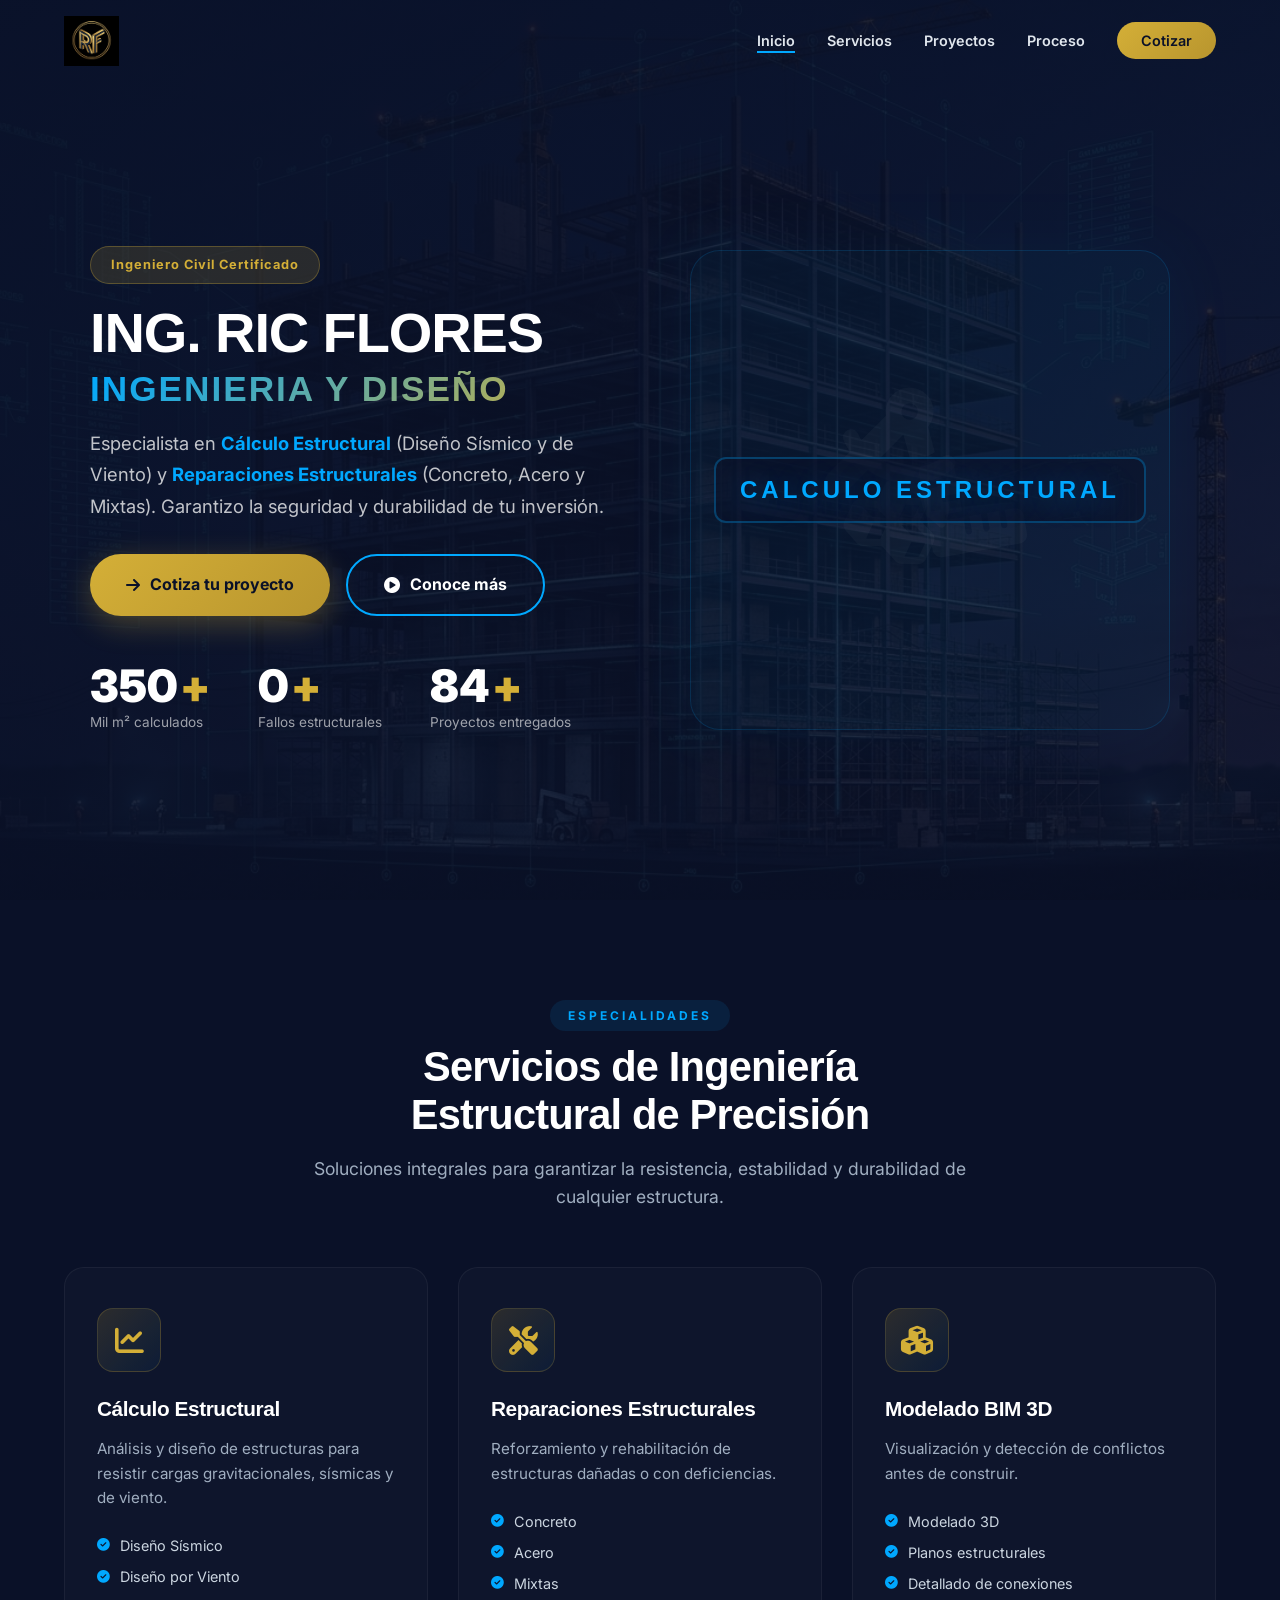
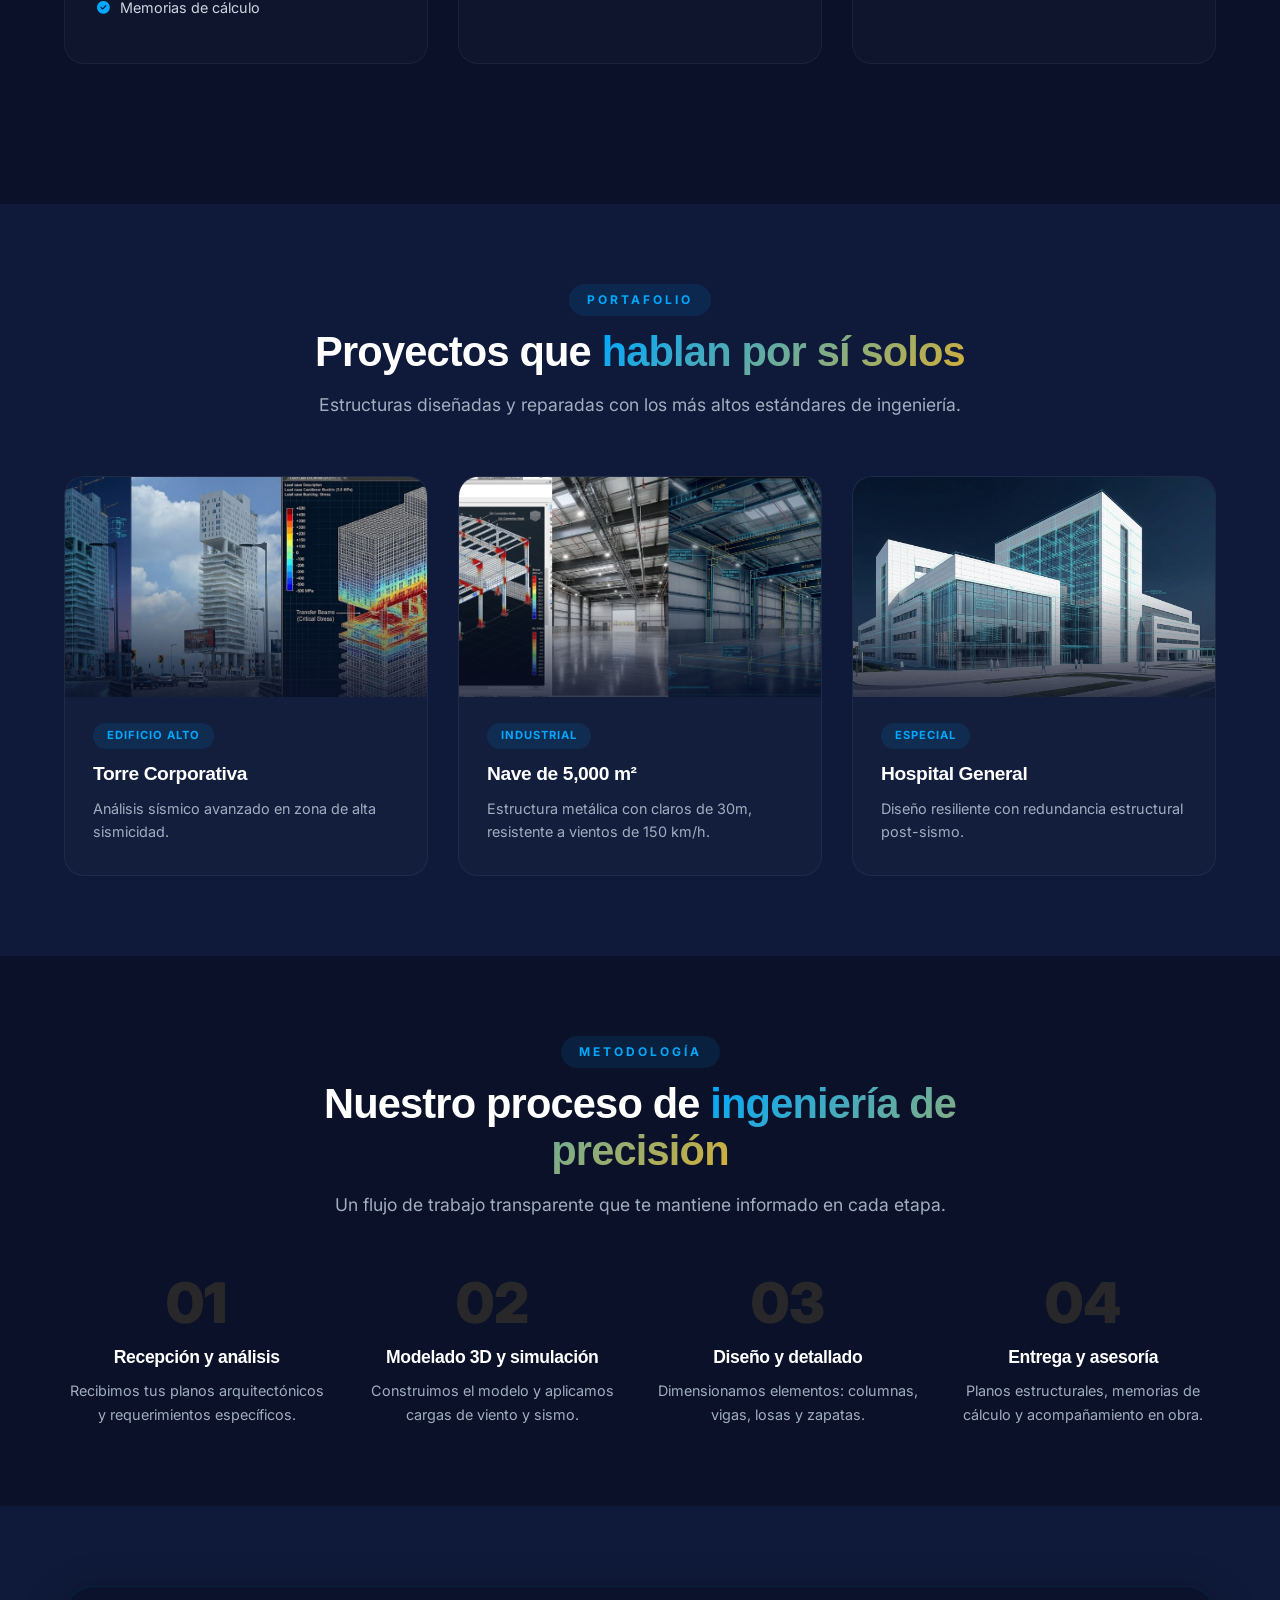
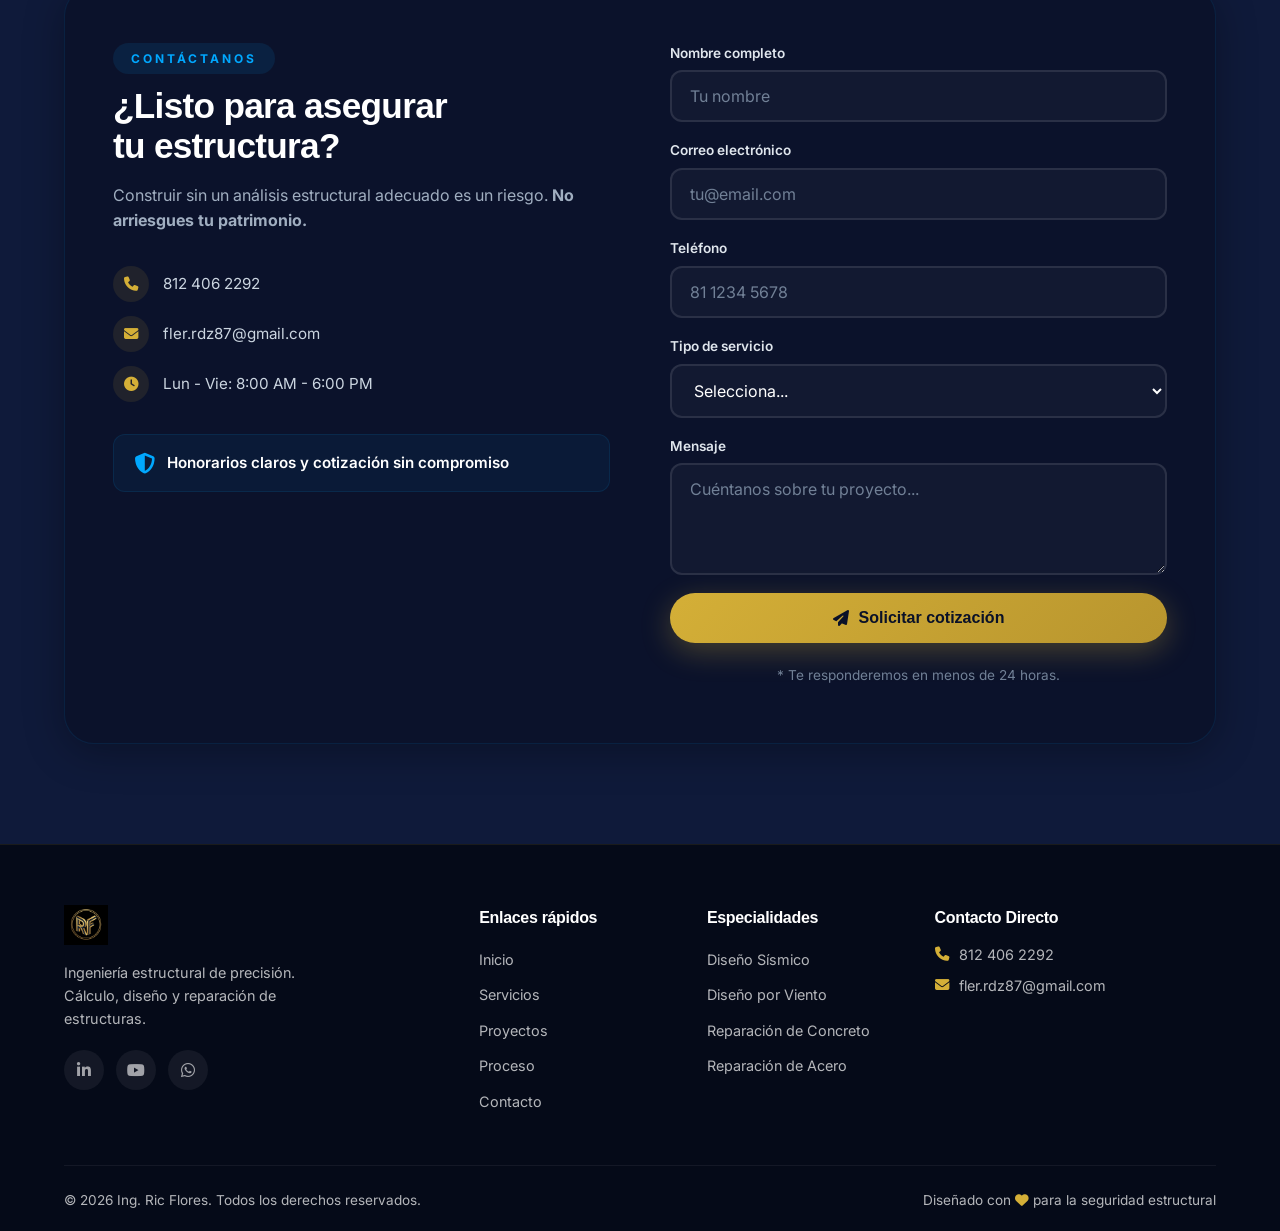
<file: index.html>
<!DOCTYPE html>
<html lang="es-MX">
<head>
    <meta charset="UTF-8" />
    <meta name="viewport" content="width=device-width, initial-scale=1.0" />
    <meta name="description" content="Ing. Ric Flores - Ingeniero Civil especializado en Cálculo Estructural (Diseño Sísmico y de Viento) y Reparaciones Estructurales (Concreto, Acero y Mixtas)." />
    <title>Ing. Ric Flores | Cálculo y Reparación Estructural</title>

    <!-- Google Fonts: Syne + Inter -->
    <link rel="preconnect" href="https://fonts.googleapis.com" />
    <link rel="preconnect" href="https://fonts.gstatic.com" crossorigin />
    <link href="https://fonts.googleapis.com/css2?family=Inter:opsz,wght@14..32,400;14..32,600;14..32,700&family=Syne:wght@700;800&display=swap" rel="stylesheet" />

    <!-- Font Awesome -->
    <link rel="stylesheet" href="https://cdnjs.cloudflare.com/ajax/libs/font-awesome/6.5.0/css/all.min.css" />

    <!-- Estilos -->
    <link rel="stylesheet" href="styles.css" />
</head>
<body>

    <!-- ========== HEADER ========== -->
    <header class="header" id="header">
        <div class="container header-container">
            <div class="logo">
                <a href="#inicio">
                    <!-- Aquí irá tu logo PNG. Mientras tanto, usamos texto estilizado -->
                    <img src="logo-rf.png" alt="RF - Ing. Ric Flores" class="logo-img" onerror="this.style.display='none'; this.nextElementSibling.style.display='flex';">
                    <div class="logo-text-fallback" style="display: none;">
                        <span class="logo-rf">RF</span>
                        <span class="logo-name">ING. RIC FLORES</span>
                    </div>
                </a>
            </div>

            <nav class="nav-menu" id="navMenu">
                <ul>
                    <li><a href="#inicio" class="active">Inicio</a></li>
                    <li><a href="#servicios">Servicios</a></li>
                    <li><a href="#proyectos">Proyectos</a></li>
                    <li><a href="#proceso">Proceso</a></li>
                    <li><a href="#contacto" class="btn-nav-cta">Cotizar</a></li>
                </ul>
            </nav>

            <button class="hamburger" id="hamburger" aria-label="Abrir menú">
                <span></span>
                <span></span>
                <span></span>
            </button>
        </div>
    </header>

    <!-- ========== HERO ========== -->
    <section class="hero" id="inicio">
        <div class="hero-overlay"></div>
        <div class="container hero-container">
            <div class="hero-content">
                <span class="hero-badge">Ingeniero Civil Certificado</span>
                <h1>
                    ING. RIC FLORES
                    <span class="text-gradient">INGENIERIA Y DISEÑO</span>
                </h1>
                <p class="hero-desc">
                    Especialista en <strong>Cálculo Estructural</strong> (Diseño Sísmico y de Viento) y 
                    <strong>Reparaciones Estructurales</strong> (Concreto, Acero y Mixtas). 
                    Garantizo la seguridad y durabilidad de tu inversión.
                </p>
                <div class="hero-buttons">
                    <a href="#contacto" class="btn-primary">
                        <i class="fas fa-arrow-right"></i> Cotiza tu proyecto
                    </a>
                    <a href="#servicios" class="btn-secondary">
                        <i class="fas fa-play-circle"></i> Conoce más
                    </a>
                </div>
                <div class="hero-stats">
                    <div class="stat-item">
                        <span class="stat-number" data-count="500">0</span>
                        <span class="stat-label">Mil m² calculados</span>
                    </div>
                    <div class="stat-item">
                        <span class="stat-number" data-count="0">0</span>
                        <span class="stat-label">Fallos estructurales</span>
                    </div>
                    <div class="stat-item">
                        <span class="stat-number" data-count="120">0</span>
                        <span class="stat-label">Proyectos entregados</span>
                    </div>
                </div>
            </div>
            <div class="hero-visual">
                <div class="hero-3d-placeholder">
                    <i class="fas fa-drafting-compass"></i>
                    <i class="fas fa-ruler-combined"></i>
                    <i class="fas fa-cubes"></i>
                    <span>CALCULO ESTRUCTURAL</span>
                </div>
            </div>
        </div>
        <div class="hero-wave">
            <svg viewBox="0 0 1200 0" preserveAspectRatio="none">
                <path d="M321.39,56.44c58-10.79,114.16-30.13,172-41.86,82.39-16.72,168.19-17.73,250.45-.39C823.78,31,906.67,72,985.66,92.83c70.05,18.48,146.53,26.09,214.34,3V120H0V95.32C58.69,99.2,119.62,86.83,163.3,64.87,205.88,43.44,263.34,67.24,321.39,56.44Z" />
            </svg>
        </div>
    </section>

    <!-- ========== SERVICIOS ========== -->
    <section class="services" id="servicios">
        <div class="container">
            <div class="section-header">
                <span class="section-tag">Especialidades</span>
                <h2>Servicios de Ingeniería <br />Estructural de Precisión</h2>
                <p>Soluciones integrales para garantizar la resistencia, estabilidad y durabilidad de cualquier estructura.</p>
            </div>

            <div class="services-grid">
                <!-- Servicio 1 -->
                <div class="service-card">
                    <div class="service-icon"><i class="fas fa-chart-line"></i></div>
                    <h3>Cálculo Estructural</h3>
                    <p>Análisis y diseño de estructuras para resistir cargas gravitacionales, sísmicas y de viento.</p>
                    <ul class="service-list">
                        <li><i class="fas fa-check-circle"></i> Diseño Sísmico</li>
                        <li><i class="fas fa-check-circle"></i> Diseño por Viento</li>
                        <li><i class="fas fa-check-circle"></i> Memorias de cálculo</li>
                    </ul>
                </div>

                <!-- Servicio 2 -->
                <div class="service-card">
                    <div class="service-icon"><i class="fas fa-tools"></i></div>
                    <h3>Reparaciones Estructurales</h3>
                    <p>Reforzamiento y rehabilitación de estructuras dañadas o con deficiencias.</p>
                    <ul class="service-list">
                        <li><i class="fas fa-check-circle"></i> Concreto</li>
                        <li><i class="fas fa-check-circle"></i> Acero</li>
                        <li><i class="fas fa-check-circle"></i> Mixtas</li>
                    </ul>
                </div>

                <!-- Servicio 3 -->
                <div class="service-card">
                    <div class="service-icon"><i class="fas fa-cubes"></i></div>
                    <h3>Modelado BIM 3D</h3>
                    <p>Visualización y detección de conflictos antes de construir.</p>
                    <ul class="service-list">
                        <li><i class="fas fa-check-circle"></i> Modelado 3D</li>
                        <li><i class="fas fa-check-circle"></i> Planos estructurales</li>
                        <li><i class="fas fa-check-circle"></i> Detallado de conexiones</li>
                    </ul>
                </div>
            </div>
        </div>
    </section>

    <!-- ========== PROYECTOS ========== -->
    <section class="projects" id="proyectos">
        <div class="container">
            <div class="section-header">
                <span class="section-tag">Portafolio</span>
                <h2>Proyectos que <span class="text-gradient">hablan por sí solos</span></h2>
                <p>Estructuras diseñadas y reparadas con los más altos estándares de ingeniería.</p>
            </div>

            <div class="projects-grid">
                <div class="project-card">
                    <div class="project-image" style="background-image: url('proyecto-torre.jpg');"></div>
                    <div class="project-info">
                        <span class="project-tag">Edificio Alto</span>
                        <h3>Torre Corporativa</h3>
                        <p>Análisis sísmico avanzado en zona de alta sismicidad.</p>
                    </div>
                </div>

                <div class="project-card">
                    <div class="project-image" style="background-image: url('proyecto-nave.jpg');"></div>
                    <div class="project-info">
                        <span class="project-tag">Industrial</span>
                        <h3>Nave de 5,000 m²</h3>
                        <p>Estructura metálica con claros de 30m, resistente a vientos de 150 km/h.</p>
                    </div>
                </div>

                <div class="project-card">
                    <div class="project-image" style="background-image: url('proyecto-hospital.jpg');"></div>
                    <div class="project-info">
                        <span class="project-tag">Especial</span>
                        <h3>Hospital General</h3>
                        <p>Diseño resiliente con redundancia estructural post-sismo.</p>
                    </div>
                </div>
            </div>
        </div>
    </section>

    <!-- ========== PROCESO ========== -->
    <section class="process" id="proceso">
        <div class="container">
            <div class="section-header">
                <span class="section-tag">Metodología</span>
                <h2>Nuestro proceso de <span class="text-gradient">ingeniería de precisión</span></h2>
                <p>Un flujo de trabajo transparente que te mantiene informado en cada etapa.</p>
            </div>

            <div class="process-steps">
                <div class="step">
                    <div class="step-number">01</div>
                    <div class="step-content">
                        <h3>Recepción y análisis</h3>
                        <p>Recibimos tus planos arquitectónicos y requerimientos específicos.</p>
                    </div>
                </div>
                <div class="step">
                    <div class="step-number">02</div>
                    <div class="step-content">
                        <h3>Modelado 3D y simulación</h3>
                        <p>Construimos el modelo y aplicamos cargas de viento y sismo.</p>
                    </div>
                </div>
                <div class="step">
                    <div class="step-number">03</div>
                    <div class="step-content">
                        <h3>Diseño y detallado</h3>
                        <p>Dimensionamos elementos: columnas, vigas, losas y zapatas.</p>
                    </div>
                </div>
                <div class="step">
                    <div class="step-number">04</div>
                    <div class="step-content">
                        <h3>Entrega y asesoría</h3>
                        <p>Planos estructurales, memorias de cálculo y acompañamiento en obra.</p>
                    </div>
                </div>
            </div>
        </div>
    </section>

    <!-- ========== CONTACTO ========== -->
    <section class="contact" id="contacto">
        <div class="container">
            <div class="contact-wrapper">
                <div class="contact-info">
                    <span class="section-tag">Contáctanos</span>
                    <h2>¿Listo para asegurar <br />tu estructura?</h2>
                    <p>Construir sin un análisis estructural adecuado es un riesgo. <strong>No arriesgues tu patrimonio.</strong></p>

                    <ul class="contact-details">
                        <li><i class="fas fa-phone"></i> <span>812 406 2292</span></li>
                        <li><i class="fas fa-envelope"></i> <span>fler.rdz87@gmail.com</span></li>
                        <li><i class="fas fa-clock"></i> <span>Lun - Vie: 8:00 AM - 6:00 PM</span></li>
                    </ul>

                    <div class="contact-trust">
                        <i class="fas fa-shield-halved"></i>
                        <span>Honorarios claros y cotización sin compromiso</span>
                    </div>
                </div>

                <form class="contact-form" id="contactForm">
                    <div class="form-group">
                        <label for="nombre">Nombre completo</label>
                        <input type="text" id="nombre" placeholder="Tu nombre" required />
                    </div>
                    <div class="form-group">
                        <label for="email">Correo electrónico</label>
                        <input type="email" id="email" placeholder="tu@email.com" required />
                    </div>
                    <div class="form-group">
                        <label for="telefono">Teléfono</label>
                        <input type="tel" id="telefono" placeholder="81 1234 5678" />
                    </div>
                    <div class="form-group">
                        <label for="proyecto">Tipo de servicio</label>
                        <select id="proyecto">
                            <option value="">Selecciona...</option>
                            <option>Cálculo Estructural (Sismo/Viento)</option>
                            <option>Reparación Estructural (Concreto)</option>
                            <option>Reparación Estructural (Acero)</option>
                            <option>Reparación Estructural (Mixtas)</option>
                            <option>Otro</option>
                        </select>
                    </div>
                    <div class="form-group">
                        <label for="mensaje">Mensaje</label>
                        <textarea id="mensaje" rows="4" placeholder="Cuéntanos sobre tu proyecto..."></textarea>
                    </div>
                    <button type="submit" class="btn-primary btn-full">
                        <i class="fas fa-paper-plane"></i> Solicitar cotización
                    </button>
                    <p class="form-note">* Te responderemos en menos de 24 horas.</p>
                </form>
            </div>
        </div>
    </section>

    <!-- ========== FOOTER ========== -->
    <footer class="footer">
        <div class="container">
            <div class="footer-grid">
                <div class="footer-brand">
                    <div class="logo">
                        <img src="logo-rf.png" alt="RF" class="logo-img-footer" onerror="this.style.display='none'; this.nextElementSibling.style.display='flex';">
                        <div class="logo-text-fallback" style="display: none;">
                            <span class="logo-rf">RF</span>
                            <span class="logo-name">ING. RIC FLORES</span>
                        </div>
                    </div>
                    <p>Ingeniería estructural de precisión. Cálculo, diseño y reparación de estructuras.</p>
                    <div class="footer-social">
                        <a href="#"><i class="fab fa-linkedin-in"></i></a>
                        <a href="#"><i class="fab fa-youtube"></i></a>
                        <a href="https://wa.me/528124062292" target="_blank"><i class="fab fa-whatsapp"></i></a>
                    </div>
                </div>
                <div class="footer-links">
                    <h4>Enlaces rápidos</h4>
                    <ul>
                        <li><a href="#inicio">Inicio</a></li>
                        <li><a href="#servicios">Servicios</a></li>
                        <li><a href="#proyectos">Proyectos</a></li>
                        <li><a href="#proceso">Proceso</a></li>
                        <li><a href="#contacto">Contacto</a></li>
                    </ul>
                </div>
                <div class="footer-links">
                    <h4>Especialidades</h4>
                    <ul>
                        <li><a href="#servicios">Diseño Sísmico</a></li>
                        <li><a href="#servicios">Diseño por Viento</a></li>
                        <li><a href="#servicios">Reparación de Concreto</a></li>
                        <li><a href="#servicios">Reparación de Acero</a></li>
                    </ul>
                </div>
                <div class="footer-newsletter">
                    <h4>Contacto Directo</h4>
                    <p><i class="fas fa-phone"></i> 812 406 2292</p>
                    <p><i class="fas fa-envelope"></i> fler.rdz87@gmail.com</p>
                </div>
            </div>
            <div class="footer-bottom">
                <p>&copy; 2026 Ing. Ric Flores. Todos los derechos reservados.</p>
                <p>Diseñado con <i class="fas fa-heart"></i> para la seguridad estructural</p>
            </div>
        </div>
    </footer>

    <script src="script.js"></script>
</body>
</html>
</file>
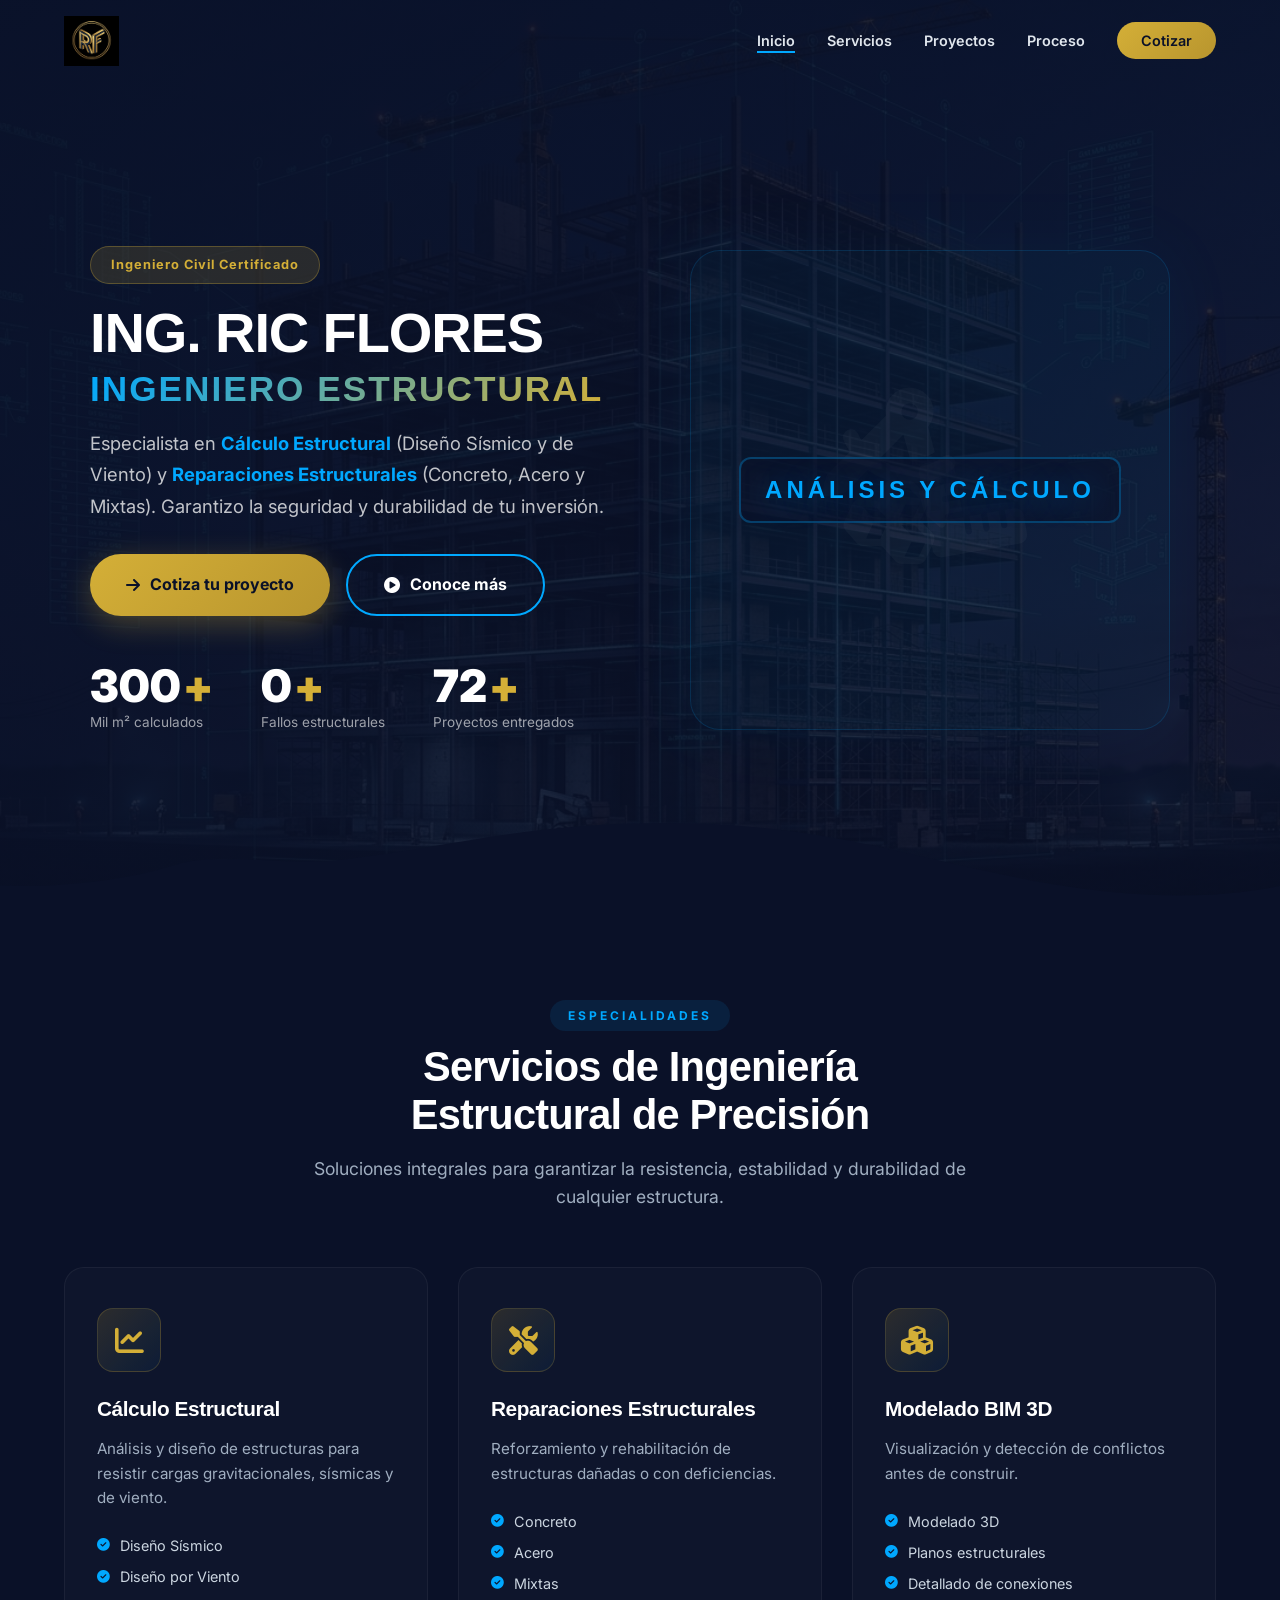
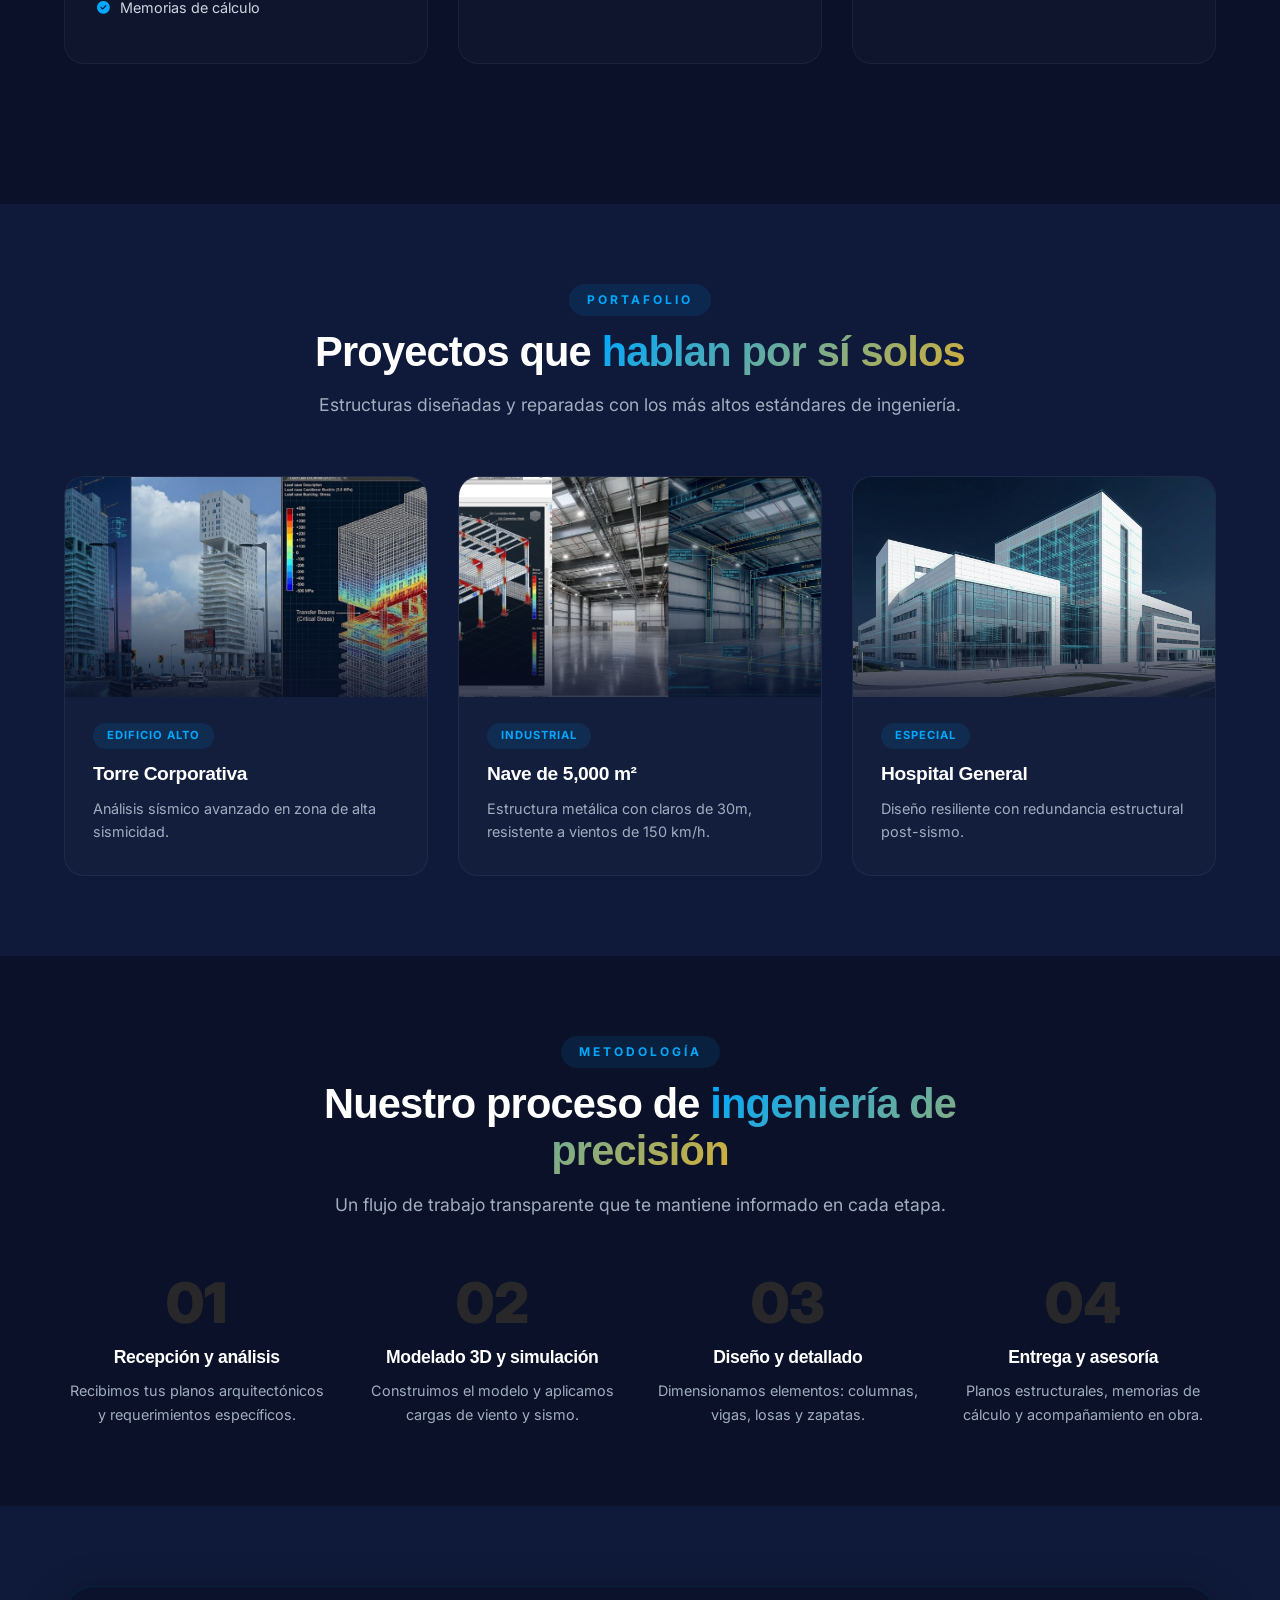
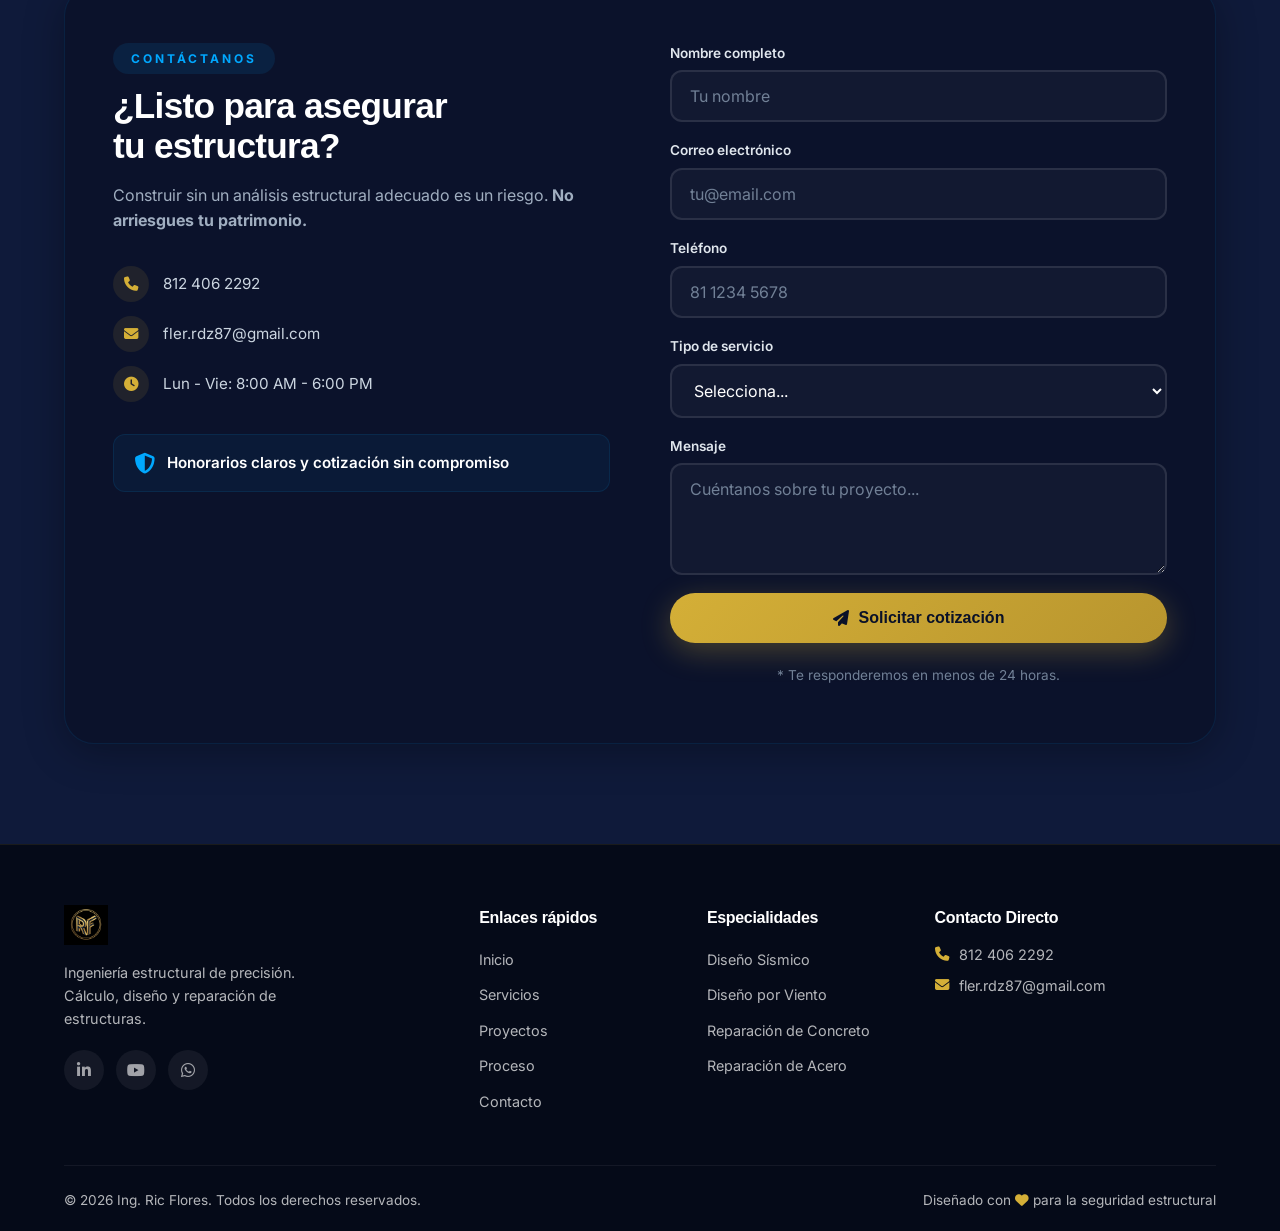
<file: index-.html>
<!DOCTYPE html>
<html lang="es-MX">
<head>
    <meta charset="UTF-8" />
    <meta name="viewport" content="width=device-width, initial-scale=1.0" />
    <meta name="description" content="Ing. Ric Flores - Ingeniero Civil especializado en Cálculo Estructural (Diseño Sísmico y de Viento) y Reparaciones Estructurales (Concreto, Acero y Mixtas)." />
    <title>Ing. Ric Flores | Cálculo y Reparación Estructural</title>

    <!-- Google Fonts -->
    <link rel="preconnect" href="https://fonts.googleapis.com" />
    <link rel="preconnect" href="https://fonts.gstatic.com" crossorigin />
    <link href="https://fonts.googleapis.com/css2?family=Inter:opsz,wght@14..32,400;14..32,600;14..32,700;14..32,800;14..32,900&display=swap" rel="stylesheet" />

    <!-- Font Awesome -->
    <link rel="stylesheet" href="https://cdnjs.cloudflare.com/ajax/libs/font-awesome/6.5.0/css/all.min.css" />

    <!-- Estilos -->
    <link rel="stylesheet" href="styles.css" />
</head>
<body>

    <!-- ========== HEADER ========== -->
    <header class="header" id="header">
        <div class="container header-container">
            <div class="logo">
                <a href="#inicio">
                    <!-- Aquí irá tu logo PNG. Mientras tanto, usamos texto estilizado -->
                    <img src="logo-rf.png" alt="RF - Ing. Ric Flores" class="logo-img" onerror="this.style.display='none'; this.nextElementSibling.style.display='flex';">
                    <div class="logo-text-fallback" style="display: none;">
                        <span class="logo-rf">RF</span>
                        <span class="logo-name">ING. RIC FLORES</span>
                    </div>
                </a>
            </div>

            <nav class="nav-menu" id="navMenu">
                <ul>
                    <li><a href="#inicio" class="active">Inicio</a></li>
                    <li><a href="#servicios">Servicios</a></li>
                    <li><a href="#proyectos">Proyectos</a></li>
                    <li><a href="#proceso">Proceso</a></li>
                    <li><a href="#contacto" class="btn-nav-cta">Cotizar</a></li>
                </ul>
            </nav>

            <button class="hamburger" id="hamburger" aria-label="Abrir menú">
                <span></span>
                <span></span>
                <span></span>
            </button>
        </div>
    </header>

    <!-- ========== HERO ========== -->
    <section class="hero" id="inicio">
        <div class="hero-overlay"></div>
        <div class="container hero-container">
            <div class="hero-content">
                <span class="hero-badge">Ingeniero Civil Certificado</span>
                <h1>
                    ING. RIC FLORES
                    <span class="text-gradient">INGENIERO ESTRUCTURAL</span>
                </h1>
                <p class="hero-desc">
                    Especialista en <strong>Cálculo Estructural</strong> (Diseño Sísmico y de Viento) y 
                    <strong>Reparaciones Estructurales</strong> (Concreto, Acero y Mixtas). 
                    Garantizo la seguridad y durabilidad de tu inversión.
                </p>
                <div class="hero-buttons">
                    <a href="#contacto" class="btn-primary">
                        <i class="fas fa-arrow-right"></i> Cotiza tu proyecto
                    </a>
                    <a href="#servicios" class="btn-secondary">
                        <i class="fas fa-play-circle"></i> Conoce más
                    </a>
                </div>
                <div class="hero-stats">
                    <div class="stat-item">
                        <span class="stat-number" data-count="500">0</span>
                        <span class="stat-label">Mil m² calculados</span>
                    </div>
                    <div class="stat-item">
                        <span class="stat-number" data-count="0">0</span>
                        <span class="stat-label">Fallos estructurales</span>
                    </div>
                    <div class="stat-item">
                        <span class="stat-number" data-count="120">0</span>
                        <span class="stat-label">Proyectos entregados</span>
                    </div>
                </div>
            </div>
            <div class="hero-visual">
                <div class="hero-3d-placeholder">
                    <i class="fas fa-drafting-compass"></i>
                    <i class="fas fa-ruler-combined"></i>
                    <i class="fas fa-cubes"></i>
                    <span>ANÁLISIS Y CÁLCULO</span>
                </div>
            </div>
        </div>
        <div class="hero-wave">
            <svg viewBox="0 0 1200 120" preserveAspectRatio="none">
                <path d="M321.39,56.44c58-10.79,114.16-30.13,172-41.86,82.39-16.72,168.19-17.73,250.45-.39C823.78,31,906.67,72,985.66,92.83c70.05,18.48,146.53,26.09,214.34,3V120H0V95.32C58.69,99.2,119.62,86.83,163.3,64.87,205.88,43.44,263.34,67.24,321.39,56.44Z" />
            </svg>
        </div>
    </section>

    <!-- ========== SERVICIOS ========== -->
    <section class="services" id="servicios">
        <div class="container">
            <div class="section-header">
                <span class="section-tag">Especialidades</span>
                <h2>Servicios de Ingeniería <br />Estructural de Precisión</h2>
                <p>Soluciones integrales para garantizar la resistencia, estabilidad y durabilidad de cualquier estructura.</p>
            </div>

            <div class="services-grid">
                <!-- Servicio 1 -->
                <div class="service-card">
                    <div class="service-icon"><i class="fas fa-chart-line"></i></div>
                    <h3>Cálculo Estructural</h3>
                    <p>Análisis y diseño de estructuras para resistir cargas gravitacionales, sísmicas y de viento.</p>
                    <ul class="service-list">
                        <li><i class="fas fa-check-circle"></i> Diseño Sísmico</li>
                        <li><i class="fas fa-check-circle"></i> Diseño por Viento</li>
                        <li><i class="fas fa-check-circle"></i> Memorias de cálculo</li>
                    </ul>
                </div>

                <!-- Servicio 2 -->
                <div class="service-card">
                    <div class="service-icon"><i class="fas fa-tools"></i></div>
                    <h3>Reparaciones Estructurales</h3>
                    <p>Reforzamiento y rehabilitación de estructuras dañadas o con deficiencias.</p>
                    <ul class="service-list">
                        <li><i class="fas fa-check-circle"></i> Concreto</li>
                        <li><i class="fas fa-check-circle"></i> Acero</li>
                        <li><i class="fas fa-check-circle"></i> Mixtas</li>
                    </ul>
                </div>

                <!-- Servicio 3 -->
                <div class="service-card">
                    <div class="service-icon"><i class="fas fa-cubes"></i></div>
                    <h3>Modelado BIM 3D</h3>
                    <p>Visualización y detección de conflictos antes de construir.</p>
                    <ul class="service-list">
                        <li><i class="fas fa-check-circle"></i> Modelado 3D</li>
                        <li><i class="fas fa-check-circle"></i> Planos estructurales</li>
                        <li><i class="fas fa-check-circle"></i> Detallado de conexiones</li>
                    </ul>
                </div>
            </div>
        </div>
    </section>

    <!-- ========== PROYECTOS ========== -->
    <section class="projects" id="proyectos">
        <div class="container">
            <div class="section-header">
                <span class="section-tag">Portafolio</span>
                <h2>Proyectos que <span class="text-gradient">hablan por sí solos</span></h2>
                <p>Estructuras diseñadas y reparadas con los más altos estándares de ingeniería.</p>
            </div>

            <div class="projects-grid">
                <div class="project-card">
                    <div class="project-image" style="background-image: url('proyecto-torre.jpg');"></div>
                    <div class="project-info">
                        <span class="project-tag">Edificio Alto</span>
                        <h3>Torre Corporativa</h3>
                        <p>Análisis sísmico avanzado en zona de alta sismicidad.</p>
                    </div>
                </div>

                <div class="project-card">
                    <div class="project-image" style="background-image: url('proyecto-nave.jpg');"></div>
                    <div class="project-info">
                        <span class="project-tag">Industrial</span>
                        <h3>Nave de 5,000 m²</h3>
                        <p>Estructura metálica con claros de 30m, resistente a vientos de 150 km/h.</p>
                    </div>
                </div>

                <div class="project-card">
                    <div class="project-image" style="background-image: url('proyecto-hospital.jpg');"></div>
                    <div class="project-info">
                        <span class="project-tag">Especial</span>
                        <h3>Hospital General</h3>
                        <p>Diseño resiliente con redundancia estructural post-sismo.</p>
                    </div>
                </div>
            </div>
        </div>
    </section>

    <!-- ========== PROCESO ========== -->
    <section class="process" id="proceso">
        <div class="container">
            <div class="section-header">
                <span class="section-tag">Metodología</span>
                <h2>Nuestro proceso de <span class="text-gradient">ingeniería de precisión</span></h2>
                <p>Un flujo de trabajo transparente que te mantiene informado en cada etapa.</p>
            </div>

            <div class="process-steps">
                <div class="step">
                    <div class="step-number">01</div>
                    <div class="step-content">
                        <h3>Recepción y análisis</h3>
                        <p>Recibimos tus planos arquitectónicos y requerimientos específicos.</p>
                    </div>
                </div>
                <div class="step">
                    <div class="step-number">02</div>
                    <div class="step-content">
                        <h3>Modelado 3D y simulación</h3>
                        <p>Construimos el modelo y aplicamos cargas de viento y sismo.</p>
                    </div>
                </div>
                <div class="step">
                    <div class="step-number">03</div>
                    <div class="step-content">
                        <h3>Diseño y detallado</h3>
                        <p>Dimensionamos elementos: columnas, vigas, losas y zapatas.</p>
                    </div>
                </div>
                <div class="step">
                    <div class="step-number">04</div>
                    <div class="step-content">
                        <h3>Entrega y asesoría</h3>
                        <p>Planos estructurales, memorias de cálculo y acompañamiento en obra.</p>
                    </div>
                </div>
            </div>
        </div>
    </section>

    <!-- ========== CONTACTO ========== -->
    <section class="contact" id="contacto">
        <div class="container">
            <div class="contact-wrapper">
                <div class="contact-info">
                    <span class="section-tag">Contáctanos</span>
                    <h2>¿Listo para asegurar <br />tu estructura?</h2>
                    <p>Construir sin un análisis estructural adecuado es un riesgo. <strong>No arriesgues tu patrimonio.</strong></p>

                    <ul class="contact-details">
                        <li><i class="fas fa-phone"></i> <span>812 406 2292</span></li>
                        <li><i class="fas fa-envelope"></i> <span>fler.rdz87@gmail.com</span></li>
                        <li><i class="fas fa-clock"></i> <span>Lun - Vie: 8:00 AM - 6:00 PM</span></li>
                    </ul>

                    <div class="contact-trust">
                        <i class="fas fa-shield-halved"></i>
                        <span>Honorarios claros y cotización sin compromiso</span>
                    </div>
                </div>

                <form class="contact-form" id="contactForm">
                    <div class="form-group">
                        <label for="nombre">Nombre completo</label>
                        <input type="text" id="nombre" placeholder="Tu nombre" required />
                    </div>
                    <div class="form-group">
                        <label for="email">Correo electrónico</label>
                        <input type="email" id="email" placeholder="tu@email.com" required />
                    </div>
                    <div class="form-group">
                        <label for="telefono">Teléfono</label>
                        <input type="tel" id="telefono" placeholder="81 1234 5678" />
                    </div>
                    <div class="form-group">
                        <label for="proyecto">Tipo de servicio</label>
                        <select id="proyecto">
                            <option value="">Selecciona...</option>
                            <option>Cálculo Estructural (Sismo/Viento)</option>
                            <option>Reparación Estructural (Concreto)</option>
                            <option>Reparación Estructural (Acero)</option>
                            <option>Reparación Estructural (Mixta)</option>
                            <option>Otro</option>
                        </select>
                    </div>
                    <div class="form-group">
                        <label for="mensaje">Mensaje</label>
                        <textarea id="mensaje" rows="4" placeholder="Cuéntanos sobre tu proyecto..."></textarea>
                    </div>
                    <button type="submit" class="btn-primary btn-full">
                        <i class="fas fa-paper-plane"></i> Solicitar cotización
                    </button>
                    <p class="form-note">* Te responderemos en menos de 24 horas.</p>
                </form>
            </div>
        </div>
    </section>

    <!-- ========== FOOTER ========== -->
    <footer class="footer">
        <div class="container">
            <div class="footer-grid">
                <div class="footer-brand">
                    <div class="logo">
                        <img src="logo-rf.png" alt="RF" class="logo-img-footer" onerror="this.style.display='none'; this.nextElementSibling.style.display='flex';">
                        <div class="logo-text-fallback" style="display: none;">
                            <span class="logo-rf">RF</span>
                            <span class="logo-name">ING. RIC FLORES</span>
                        </div>
                    </div>
                    <p>Ingeniería estructural de precisión. Cálculo, diseño y reparación de estructuras.</p>
                    <div class="footer-social">
                        <a href="#"><i class="fab fa-linkedin-in"></i></a>
                        <a href="#"><i class="fab fa-youtube"></i></a>
                        <a href="https://wa.me/528124062292" target="_blank"><i class="fab fa-whatsapp"></i></a>
                    </div>
                </div>
                <div class="footer-links">
                    <h4>Enlaces rápidos</h4>
                    <ul>
                        <li><a href="#inicio">Inicio</a></li>
                        <li><a href="#servicios">Servicios</a></li>
                        <li><a href="#proyectos">Proyectos</a></li>
                        <li><a href="#proceso">Proceso</a></li>
                        <li><a href="#contacto">Contacto</a></li>
                    </ul>
                </div>
                <div class="footer-links">
                    <h4>Especialidades</h4>
                    <ul>
                        <li><a href="#servicios">Diseño Sísmico</a></li>
                        <li><a href="#servicios">Diseño por Viento</a></li>
                        <li><a href="#servicios">Reparación de Concreto</a></li>
                        <li><a href="#servicios">Reparación de Acero</a></li>
                    </ul>
                </div>
                <div class="footer-newsletter">
                    <h4>Contacto Directo</h4>
                    <p><i class="fas fa-phone"></i> 812 406 2292</p>
                    <p><i class="fas fa-envelope"></i> fler.rdz87@gmail.com</p>
                </div>
            </div>
            <div class="footer-bottom">
                <p>&copy; 2026 Ing. Ric Flores. Todos los derechos reservados.</p>
                <p>Diseñado con <i class="fas fa-heart"></i> para la seguridad estructural</p>
            </div>
        </div>
    </footer>

    <script src="script.js"></script>
</body>
</html>
</file>
<file: styles.css>
/* ============================================
   ESTILOS PRINCIPALES - Ing. Ric Flores
   Paleta: Azul Oscuro, Dorado, Cian
   ============================================ */

/* ---------- RESET Y BASE ---------- */
*, *::before, *::after {
    margin: 0;
    padding: 0;
    box-sizing: border-box;
}

html { scroll-behavior: smooth; }

body {
    font-family: 'Inter', -apple-system, BlinkMacSystemFont, sans-serif;
    font-size: 16px;
    line-height: 1.6;
    color: #e0e6ed; /* Texto claro para fondos oscuros */
    background: #0A1128; /* Azul Noche muy oscuro */
    overflow-x: hidden;
}

/* Aplicación de tipografía Syne en títulos, encabezados y elementos de alto impacto visual */
h1, h2, h3, h4, 
.section-header h2, 
.hero-content h1, 
.service-card h3, 
.project-info h3, 
.step-content h3, 
.contact-info h2, 
.footer-links h4, 
.footer-newsletter h4, 
.logo-rf, 
.hero-3d-placeholder span {
    font-family: 'Montserrat', sans-serif; /* <--- MODIFICAR AQUÍ */
    letter-spacing: -0.02em;
}

a { text-decoration: none; color: inherit; }
ul { list-style: none; }
img { max-width: 100%; display: block; }

.container {
    max-width: 1200px;
    margin: 0 auto;
    padding: 0 24px;
}

/* ---------- UTILIDADES ---------- */
.text-gradient {
    background: linear-gradient(135deg, #00A8FF, #D4AF37);
    -webkit-background-clip: text;
    -webkit-text-fill-color: transparent;
    background-clip: text;
}

.section-tag {
    display: inline-block;
    font-size: 0.75rem;
    font-weight: 700;
    text-transform: uppercase;
    letter-spacing: 3px;
    color: #00A8FF; /* Cian brillante */
    background: rgba(0, 168, 255, 0.10);
    padding: 6px 18px;
    border-radius: 50px;
    margin-bottom: 12px;
}

.section-header {
    text-align: center;
    max-width: 700px;
    margin: 0 auto 56px;
}

.section-header h2 {
    font-size: 2.6rem;
    font-weight: 800;
    line-height: 1.15;
    color: #ffffff;
    margin-bottom: 16px;
}

.section-header p {
    font-size: 1.1rem;
    color: #a0aec0;
}

/* ---------- BOTONES ---------- */
.btn-primary {
    display: inline-flex;
    align-items: center;
    gap: 10px;
    background: linear-gradient(135deg, #D4AF37, #b8952e); /* Dorado */
    color: #0A1128;
    padding: 16px 36px;
    border-radius: 50px;
    font-weight: 700;
    font-size: 1rem;
    border: none;
    cursor: pointer;
    transition: all 0.3s ease;
    box-shadow: 0 8px 30px rgba(212, 175, 55, 0.30);
}

.btn-primary:hover {
    transform: translateY(-3px);
    box-shadow: 0 12px 40px rgba(212, 175, 55, 0.50);
}

.btn-secondary {
    display: inline-flex;
    align-items: center;
    gap: 10px;
    background: transparent;
    color: #ffffff;
    padding: 16px 36px;
    border-radius: 50px;
    font-weight: 700;
    font-size: 1rem;
    border: 2px solid #00A8FF;
    cursor: pointer;
    transition: all 0.3s ease;
}

.btn-secondary:hover {
    background: #00A8FF;
    color: #0A1128;
    transform: translateY(-3px);
}

.btn-full { width: 100%; justify-content: center; }

.btn-nav-cta {
    background: linear-gradient(135deg, #D4AF37, #b8952e) !important;
    color: #0A1128 !important;
    padding: 10px 24px !important;
    border-radius: 50px;
    font-weight: 700;
    transition: all 0.3s ease;
}

.btn-nav-cta:hover {
    transform: scale(1.05);
    box-shadow: 0 8px 25px rgba(212, 175, 55, 0.40);
}

/* ============================================
   HEADER
   ============================================ */
.header {
    position: fixed;
    top: 0;
    left: 0;
    width: 100%;
    z-index: 1000;
    padding: 16px 0;
    transition: all 0.3s ease;
    background: transparent;
}

.header.scrolled {
    background: rgba(10, 17, 40, 0.95); /* Azul oscuro translúcido */
    backdrop-filter: blur(10px);
    box-shadow: 0 4px 30px rgba(0, 0, 0, 0.3);
    padding: 10px 0;
    border-bottom: 1px solid rgba(212, 175, 55, 0.1);
}

.header-container {
    display: flex;
    justify-content: space-between;
    align-items: center;
}

/* Logo */
.logo a {
    display: flex;
    align-items: center;
    gap: 12px;
}

.logo-img {
    height: 50px;
    width: auto;
}

.logo-text-fallback {
    display: flex;
    flex-direction: column;
    line-height: 1;
}

.logo-rf {
    font-size: 1.8rem;
    font-weight: 900;
    color: #D4AF37; /* Dorado */
    letter-spacing: 2px;
}

.logo-name {
    font-size: 0.7rem;
    font-weight: 700;
    color: #ffffff;
    letter-spacing: 3px;
    text-transform: uppercase;
}

/* Navegación */
.nav-menu ul {
    display: flex;
    align-items: center;
    gap: 32px;
}

.nav-menu a {
    font-weight: 600;
    font-size: 0.9rem;
    color: #e0e6ed;
    transition: color 0.3s ease;
    position: relative;
}

.nav-menu a::after {
    content: '';
    position: absolute;
    bottom: -4px;
    left: 0;
    width: 0;
    height: 2px;
    background: #00A8FF; /* Cian */
    transition: width 0.3s ease;
}

.nav-menu a:hover::after,
.nav-menu a.active::after {
    width: 100%;
}

.nav-menu a:hover {
    color: #00A8FF;
}

/* Hamburguesa */
.hamburger {
    display: none;
    flex-direction: column;
    gap: 5px;
    background: none;
    border: none;
    cursor: pointer;
    padding: 8px;
}

.hamburger span {
    display: block;
    width: 28px;
    height: 3px;
    background: #ffffff;
    border-radius: 3px;
    transition: all 0.3s ease;
}

.hamburger.active span:nth-child(1) { transform: rotate(45deg) translate(6px, 6px); }
.hamburger.active span:nth-child(2) { opacity: 0; }
.hamburger.active span:nth-child(3) { transform: rotate(-45deg) translate(6px, -6px); }

/* ============================================
   HERO
   ============================================ */
.hero {
    position: relative;
    min-height: 100vh;
    display: flex;
    align-items: center;
    background: linear-gradient(135deg, #0A1128 0%, #0f1a3a 100%);
    background-image: url('hero-bg.jpg'); /* Imagen de fondo */
    background-size: cover;
    background-position: center;
    overflow: hidden;
    padding-top: 80px;
}

.hero-overlay {
    position: absolute;
    inset: 0;
    background: linear-gradient(135deg, rgba(10, 17, 40, 0.95) 0%, rgba(10, 17, 40, 0.85) 100%);
    pointer-events: none;
}

.hero-container {
    position: relative;
    z-index: 2;
    display: grid;
    grid-template-columns: 1fr 1fr;
    gap: 60px;
    align-items: center;
    padding: 60px 24px;
}

.hero-badge {
    display: inline-block;
    background: rgba(212, 175, 55, 0.15);
    color: #D4AF37;
    font-size: 0.8rem;
    font-weight: 700;
    padding: 8px 20px;
    border-radius: 50px;
    letter-spacing: 1px;
    margin-bottom: 20px;
    border: 1px solid rgba(212, 175, 55, 0.3);
}

.hero-content h1 {
    font-size: 3.5rem;
    font-weight: 900;
    line-height: 1.05;
    color: #ffffff;
    margin-bottom: 20px;
    text-transform: uppercase;
}

.hero-content h1 .text-gradient {
    display: block;
    font-size: 2.2rem;
    margin-top: 8px;
    letter-spacing: 2px;
}

.hero-desc {
    font-size: 1.15rem;
    color: rgba(255, 255, 255, 0.75);
    max-width: 520px;
    margin-bottom: 32px;
    line-height: 1.7;
}

.hero-desc strong {
    color: #00A8FF;
    font-weight: 700;
}

.hero-buttons {
    display: flex;
    gap: 16px;
    flex-wrap: wrap;
    margin-bottom: 48px;
}

/* Stats */
.hero-stats {
    display: flex;
    gap: 48px;
}

.stat-item {
    display: flex;
    flex-direction: column;
}

.stat-number {
    font-size: 2.8rem;
    font-weight: 900;
    color: #ffffff;
    line-height: 1;
}

.stat-number::after {
    content: '+';
    color: #D4AF37;
    margin-left: 2px;
}

.stat-label {
    font-size: 0.85rem;
    color: rgba(255, 255, 255, 0.60);
    font-weight: 400;
    margin-top: 4px;
}

/* Hero visual */
.hero-visual {
    display: flex;
    justify-content: center;
    align-items: center;
}

.hero-3d-placeholder {
    position: relative;
    width: 100%;
    max-width: 480px;
    aspect-ratio: 1;
    background: rgba(0, 168, 255, 0.04);
    border-radius: 30px;
    border: 1px solid rgba(0, 168, 255, 0.15);
    display: flex;
    flex-direction: column;
    align-items: center;
    justify-content: center;
    overflow: hidden;
    box-shadow: 0 0 80px rgba(0, 168, 255, 0.05);
}

.hero-3d-placeholder i {
    position: absolute;
    font-size: 6rem;
    color: rgba(255, 255, 255, 0.03);
}

.hero-3d-placeholder i:nth-child(1) { transform: rotate(15deg) translate(-40px, -30px); font-size: 8rem; }
.hero-3d-placeholder i:nth-child(2) { transform: rotate(-10deg) translate(40px, 20px); font-size: 6rem; }
.hero-3d-placeholder i:nth-child(3) { transform: rotate(25deg) translate(-20px, 40px); font-size: 5rem; }

.hero-3d-placeholder span {
    position: relative;
    z-index: 2;
    color: #00A8FF;
    font-weight: 800;
    font-size: 1.5rem;
    letter-spacing: 4px;
    text-shadow: 0 4px 30px rgba(0, 168, 255, 0.4);
    border: 2px solid rgba(0, 168, 255, 0.3);
    padding: 12px 24px;
    border-radius: 12px;
    background: rgba(10, 17, 40, 0.6);
}

/* Onda decorativa */
.hero-wave {
    position: absolute;
    bottom: -2px;
    left: 0;
    width: 100%;
    z-index: 2;
    pointer-events: none;
}

.hero-wave svg { display: block; width: 100%; height: 80px; }
.hero-wave path { fill: #0A1128; }

/* ============================================
   SERVICIOS
   ============================================ */
.services {
    padding: 100px 0 80px;
    background: #0A1128;
}

.services-grid {
    display: grid;
    grid-template-columns: repeat(3, 1fr);
    gap: 30px;
    margin-bottom: 60px;
}

.service-card {
    background: rgba(255, 255, 255, 0.02);
    padding: 40px 32px;
    border-radius: 20px;
    border: 1px solid rgba(255, 255, 255, 0.05);
    transition: all 0.4s ease;
}

.service-card:hover {
    transform: translateY(-10px);
    background: rgba(0, 168, 255, 0.05);
    border-color: rgba(0, 168, 255, 0.3);
    box-shadow: 0 20px 60px rgba(0, 0, 0, 0.4);
}

.service-icon {
    width: 64px;
    height: 64px;
    border-radius: 16px;
    background: linear-gradient(135deg, rgba(212, 175, 55, 0.15), rgba(0, 168, 255, 0.05));
    display: flex;
    align-items: center;
    justify-content: center;
    font-size: 1.8rem;
    color: #D4AF37;
    margin-bottom: 20px;
    border: 1px solid rgba(212, 175, 55, 0.2);
}

.service-card h3 {
    font-size: 1.3rem;
    font-weight: 700;
    margin-bottom: 12px;
    color: #ffffff;
}

.service-card p {
    color: #a0aec0;
    font-size: 0.95rem;
    margin-bottom: 20px;
}

.service-list li {
    display: flex;
    align-items: center;
    gap: 10px;
    font-size: 0.9rem;
    color: #cbd5e0;
    padding: 4px 0;
}

.service-list li i {
    color: #00A8FF;
    font-size: 0.8rem;
}

/* ============================================
   PROYECTOS
   ============================================ */
.projects {
    padding: 80px 0;
    background: #0f1a3a; /* Un tono ligeramente más claro */
}

.projects-grid {
    display: grid;
    grid-template-columns: repeat(3, 1fr);
    gap: 30px;
}

.project-card {
    border-radius: 20px;
    overflow: hidden;
    background: rgba(255, 255, 255, 0.02);
    transition: all 0.4s ease;
    border: 1px solid rgba(255, 255, 255, 0.05);
}

.project-card:hover {
    transform: translateY(-8px);
    box-shadow: 0 20px 50px rgba(0, 0, 0, 0.5);
    border-color: rgba(212, 175, 55, 0.3);
}

.project-image {
    height: 220px;
    background-size: cover;
    background-position: center;
    background-color: #0A1128;
    position: relative;
}

.project-image::after {
    content: '';
    position: absolute;
    inset: 0;
    background: linear-gradient(to bottom, transparent 50%, rgba(10, 17, 40, 0.8));
}

.project-info {
    padding: 24px 28px 32px;
}

.project-tag {
    display: inline-block;
    font-size: 0.7rem;
    font-weight: 700;
    text-transform: uppercase;
    letter-spacing: 1px;
    color: #00A8FF;
    background: rgba(0, 168, 255, 0.1);
    padding: 4px 14px;
    border-radius: 50px;
    margin-bottom: 10px;
}

.project-info h3 {
    font-size: 1.2rem;
    font-weight: 700;
    margin-bottom: 8px;
    color: #ffffff;
}

.project-info p {
    font-size: 0.9rem;
    color: #a0aec0;
}

/* ============================================
   PROCESO
   ============================================ */
.process {
    padding: 80px 0;
    background: #0A1128;
}

.process-steps {
    display: grid;
    grid-template-columns: repeat(4, 1fr);
    gap: 30px;
}

.step { text-align: center; }

.step-number {
    font-size: 3.5rem;
    font-weight: 900;
    color: rgba(212, 175, 55, 0.15);
    line-height: 1;
    margin-bottom: 12px;
}

.step-content h3 {
    font-size: 1.1rem;
    font-weight: 700;
    margin-bottom: 8px;
    color: #ffffff;
}

.step-content p {
    font-size: 0.9rem;
    color: #a0aec0;
}

/* ============================================
   CONTACTO
   ============================================ */
.contact {
    padding: 80px 0 100px;
    background: #0f1a3a;
}

.contact-wrapper {
    display: grid;
    grid-template-columns: 1fr 1fr;
    gap: 60px;
    background: rgba(10, 17, 40, 0.8);
    padding: 56px 48px;
    border-radius: 30px;
    border: 1px solid rgba(0, 168, 255, 0.1);
    box-shadow: 0 8px 40px rgba(0, 0, 0, 0.3);
}

.contact-info h2 {
    font-size: 2.2rem;
    font-weight: 800;
    line-height: 1.15;
    margin-bottom: 16px;
    color: #ffffff;
}

.contact-info p {
    color: #a0aec0;
    margin-bottom: 32px;
}

.contact-details {
    display: flex;
    flex-direction: column;
    gap: 14px;
    margin-bottom: 32px;
}

.contact-details li {
    display: flex;
    align-items: center;
    gap: 14px;
    font-size: 0.95rem;
    color: #cbd5e0;
}

.contact-details li i {
    width: 36px;
    height: 36px;
    border-radius: 50%;
    background: rgba(212, 175, 55, 0.1);
    display: flex;
    align-items: center;
    justify-content: center;
    color: #D4AF37;
    font-size: 0.9rem;
}

.contact-trust {
    display: flex;
    align-items: center;
    gap: 12px;
    background: rgba(0, 168, 255, 0.06);
    padding: 16px 20px;
    border-radius: 12px;
    color: #ffffff;
    font-weight: 600;
    font-size: 0.95rem;
    border: 1px solid rgba(0, 168, 255, 0.1);
}

.contact-trust i {
    color: #00A8FF;
    font-size: 1.3rem;
}

/* Formulario */
.contact-form {
    display: flex;
    flex-direction: column;
    gap: 18px;
}

.form-group {
    display: flex;
    flex-direction: column;
    gap: 6px;
}

.form-group label {
    font-weight: 600;
    font-size: 0.85rem;
    color: #e0e6ed;
}

.form-group input,
.form-group select,
.form-group textarea {
    padding: 14px 18px;
    border: 2px solid rgba(255, 255, 255, 0.1);
    border-radius: 12px;
    font-family: inherit;
    font-size: 1rem;
    transition: all 0.3s ease;
    background: rgba(255, 255, 255, 0.03);
    color: #ffffff;
}

.form-group input::placeholder,
.form-group textarea::placeholder {
    color: #718096;
}

.form-group input:focus,
.form-group select:focus,
.form-group textarea:focus {
    outline: none;
    border-color: #00A8FF;
    background: rgba(0, 168, 255, 0.05);
    box-shadow: 0 0 0 4px rgba(0, 168, 255, 0.1);
}

.form-group select option {
    background: #0A1128;
    color: #ffffff;
}

.form-group textarea {
    resize: vertical;
    min-height: 100px;
}

.form-note {
    font-size: 0.85rem;
    color: #718096;
    text-align: center;
    margin-top: 4px;
}

/* ============================================
   FOOTER
   ============================================ */
.footer {
    background: #050a18;
    color: rgba(255, 255, 255, 0.70);
    padding: 60px 0 20px;
    border-top: 1px solid rgba(212, 175, 55, 0.1);
}

.footer-grid {
    display: grid;
    grid-template-columns: 2fr 1fr 1fr 1.5fr;
    gap: 40px;
    padding-bottom: 40px;
    border-bottom: 1px solid rgba(255, 255, 255, 0.06);
}

.footer-brand .logo {
    margin-bottom: 16px;
}

.logo-img-footer {
    height: 40px;
    width: auto;
}

.footer-brand p {
    font-size: 0.9rem;
    max-width: 280px;
    margin-bottom: 20px;
}

.footer-social {
    display: flex;
    gap: 12px;
}

.footer-social a {
    width: 40px;
    height: 40px;
    border-radius: 50%;
    background: rgba(255, 255, 255, 0.06);
    display: flex;
    align-items: center;
    justify-content: center;
    transition: all 0.3s ease;
    color: rgba(255, 255, 255, 0.60);
}

.footer-social a:hover {
    background: #D4AF37;
    color: #0A1128;
    transform: translateY(-3px);
}

.footer-links h4 {
    color: #ffffff;
    font-weight: 700;
    font-size: 1rem;
    margin-bottom: 16px;
}

.footer-links ul li {
    margin-bottom: 10px;
}

.footer-links ul a {
    font-size: 0.9rem;
    transition: color 0.3s ease;
}

.footer-links ul a:hover {
    color: #D4AF37;
}

.footer-newsletter h4 {
    color: #ffffff;
    font-weight: 700;
    font-size: 1rem;
    margin-bottom: 12px;
}

.footer-newsletter p {
    font-size: 0.9rem;
    margin-bottom: 8px;
    display: flex;
    align-items: center;
    gap: 8px;
}

.footer-newsletter p i {
    color: #D4AF37;
    width: 16px;
}

.footer-bottom {
    display: flex;
    justify-content: space-between;
    align-items: center;
    padding-top: 24px;
    font-size: 0.85rem;
}

.footer-bottom i {
    color: #D4AF37;
}

/* ============================================
   RESPONSIVE
   ============================================ */
@media (max-width: 1024px) {
    .hero-container { grid-template-columns: 1fr; text-align: center; padding: 40px 24px; }
    .hero-content h1 { font-size: 2.8rem; }
    .hero-content h1 .text-gradient { font-size: 1.8rem; }
    .hero-desc { margin-left: auto; margin-right: auto; }
    .hero-buttons { justify-content: center; }
    .hero-stats { justify-content: center; }
    .hero-3d-placeholder { max-width: 320px; margin: 0 auto; }

    .services-grid { grid-template-columns: repeat(2, 1fr); }
    .projects-grid { grid-template-columns: repeat(2, 1fr); }
    .process-steps { grid-template-columns: repeat(2, 1fr); gap: 40px; }
    .contact-wrapper { grid-template-columns: 1fr; padding: 40px 28px; }
    .footer-grid { grid-template-columns: 1fr 1fr; gap: 30px; }
}

@media (max-width: 768px) {
    .nav-menu {
        position: fixed;
        top: 0;
        right: -100%;
        width: 280px;
        height: 100vh;
        background: #0A1128;
        padding: 80px 32px 40px;
        box-shadow: -8px 0 40px rgba(0, 0, 0, 0.5);
        transition: right 0.4s ease;
        overflow-y: auto;
        border-left: 1px solid rgba(212, 175, 55, 0.1);
    }

    .nav-menu.open { right: 0; }
    .nav-menu ul { flex-direction: column; align-items: flex-start; gap: 20px; }
    .nav-menu a { font-size: 1.1rem; }
    .hamburger { display: flex; z-index: 1001; }

    .hero-content h1 { font-size: 2.2rem; }
    .hero-content h1 .text-gradient { font-size: 1.4rem; }
    .hero-stats { gap: 24px; flex-wrap: wrap; }
    .stat-number { font-size: 2rem; }
    .section-header h2 { font-size: 2rem; }

    .services-grid { grid-template-columns: 1fr; }
    .projects-grid { grid-template-columns: 1fr; }
    .process-steps { grid-template-columns: 1fr; gap: 24px; }
    .footer-grid { grid-template-columns: 1fr; gap: 30px; }
    .footer-bottom { flex-direction: column; gap: 8px; text-align: center; }
    .hero-wave svg { height: 40px; }
    .btn-primary, .btn-secondary { padding: 14px 28px; font-size: 0.9rem; }
}

@media (max-width: 480px) {
    .hero-content h1 { font-size: 1.8rem; }
    .hero-content h1 .text-gradient { font-size: 1.1rem; }
    .hero-3d-placeholder { max-width: 220px; }
    .contact-wrapper { padding: 24px 16px; }
    .contact-info h2 { font-size: 1.6rem; }
}
</file>
